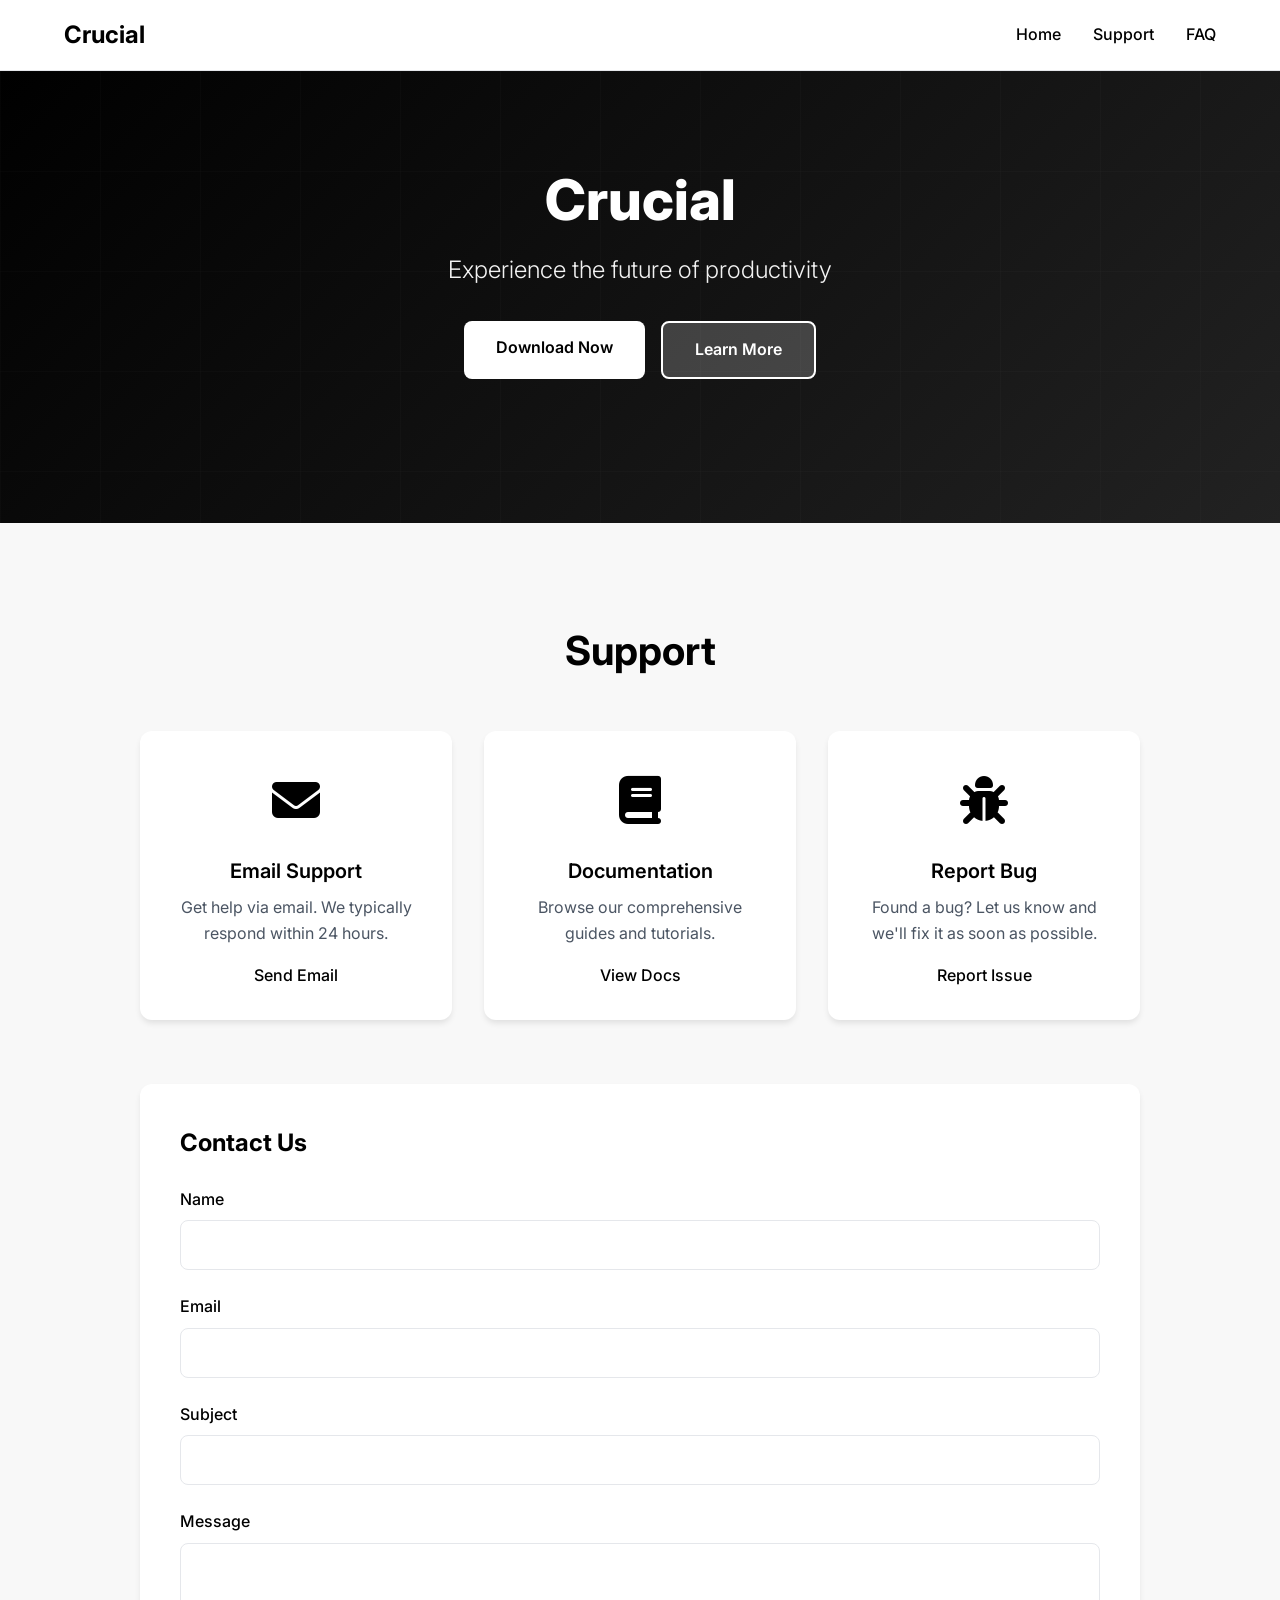
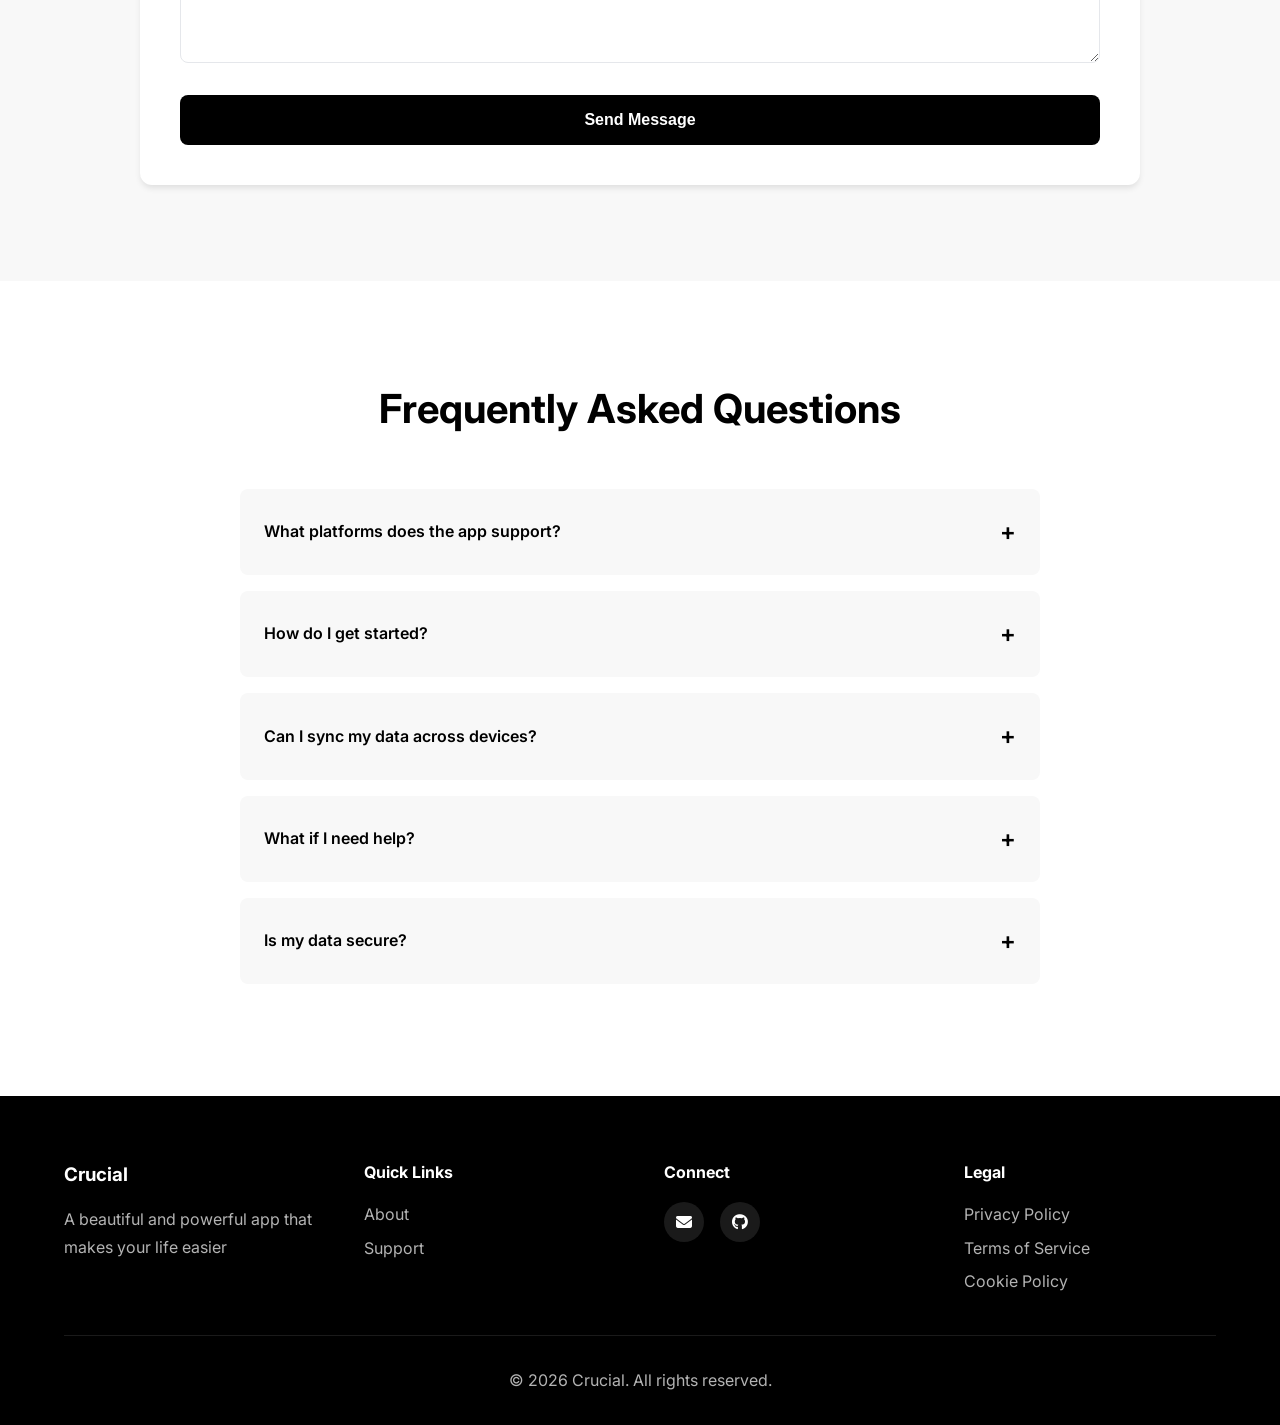
<file: index.html>
<!DOCTYPE html>
<html lang="en">
<head>
    <meta charset="UTF-8">
    <meta name="viewport" content="width=device-width, initial-scale=1.0">
    <meta name="description" content="App Marketing and Support Page">
    <title id="page-title">App Marketing Page</title>
    <link rel="stylesheet" href="styles.css">
    <link rel="preconnect" href="https://fonts.googleapis.com">
    <link rel="preconnect" href="https://fonts.gstatic.com" crossorigin>
    <link href="https://fonts.googleapis.com/css2?family=Inter:wght@300;400;500;600;700;800&display=swap" rel="stylesheet">
    <link rel="stylesheet" href="https://cdnjs.cloudflare.com/ajax/libs/font-awesome/6.4.0/css/all.min.css" integrity="sha512-iecdLmaskl7CVkqkXNQ/ZH/XLlvWZOJyj7Yy7tcenmpD1ypASozpmT/E0iPtmFIB46ZmdtAc9eNBvH0H/ZpiBw==" crossorigin="anonymous" referrerpolicy="no-referrer" />
</head>
<body>
    <!-- Navigation -->
    <nav class="navbar">
        <div class="container">
            <div class="nav-content">
                <div class="logo" id="logo">
                    <span id="app-name">App Name</span>
                </div>
                <div class="nav-links" id="nav-links">
                    <!-- Dynamically populated -->
                </div>
                <button class="mobile-menu-toggle" id="mobile-menu-toggle" aria-label="Toggle menu">
                    <span></span>
                    <span></span>
                    <span></span>
                </button>
            </div>
        </div>
    </nav>

    <!-- Hero Section -->
    <section class="hero">
        <div class="container">
            <div class="hero-content">
                <h1 class="hero-title" id="hero-title">Welcome to Our App</h1>
                <p class="hero-subtitle" id="hero-subtitle">Experience the future of productivity</p>
                <div class="hero-buttons" id="hero-buttons">
                    <!-- Dynamically populated -->
                </div>
            </div>
        </div>
    </section>

    <!-- Support Section -->
    <section class="support" id="support-section">
        <div class="container">
            <h2 class="section-title" id="support-title">Support</h2>
            <div class="support-content">
                <div class="support-grid" id="support-grid">
                    <!-- Dynamically populated -->
                </div>
                <div class="contact-form" id="contact-form">
                    <!-- Dynamically populated -->
                </div>
            </div>
        </div>
    </section>

    <!-- FAQ Section -->
    <section class="faq" id="faq-section">
        <div class="container">
            <h2 class="section-title" id="faq-title">Frequently Asked Questions</h2>
            <div class="faq-list" id="faq-list">
                <!-- Dynamically populated -->
            </div>
        </div>
    </section>

    <!-- Footer -->
    <footer class="footer">
        <div class="container">
            <div class="footer-content">
                <div class="footer-section">
                    <h3 id="footer-app-name">App Name</h3>
                    <p id="footer-description">Making your life easier, one feature at a time.</p>
                </div>
                <div class="footer-section">
                    <h4>Quick Links</h4>
                    <ul class="footer-links" id="footer-links">
                        <!-- Dynamically populated -->
                    </ul>
                </div>
                <div class="footer-section">
                    <h4>Connect</h4>
                    <div class="social-links" id="social-links">
                        <!-- Dynamically populated -->
                    </div>
                </div>
                <div class="footer-section">
                    <h4>Legal</h4>
                    <ul class="footer-links" id="legal-links">
                        <!-- Dynamically populated -->
                    </ul>
                </div>
            </div>
            <div class="footer-bottom">
                <p>&copy; <span id="copyright-year"></span> <span id="copyright-name">App Name</span>. All rights reserved.</p>
            </div>
        </div>
    </footer>

    <script src="config.json" type="application/json" id="config-data"></script>
    <script src="script.js"></script>
</body>
</html>
</file>
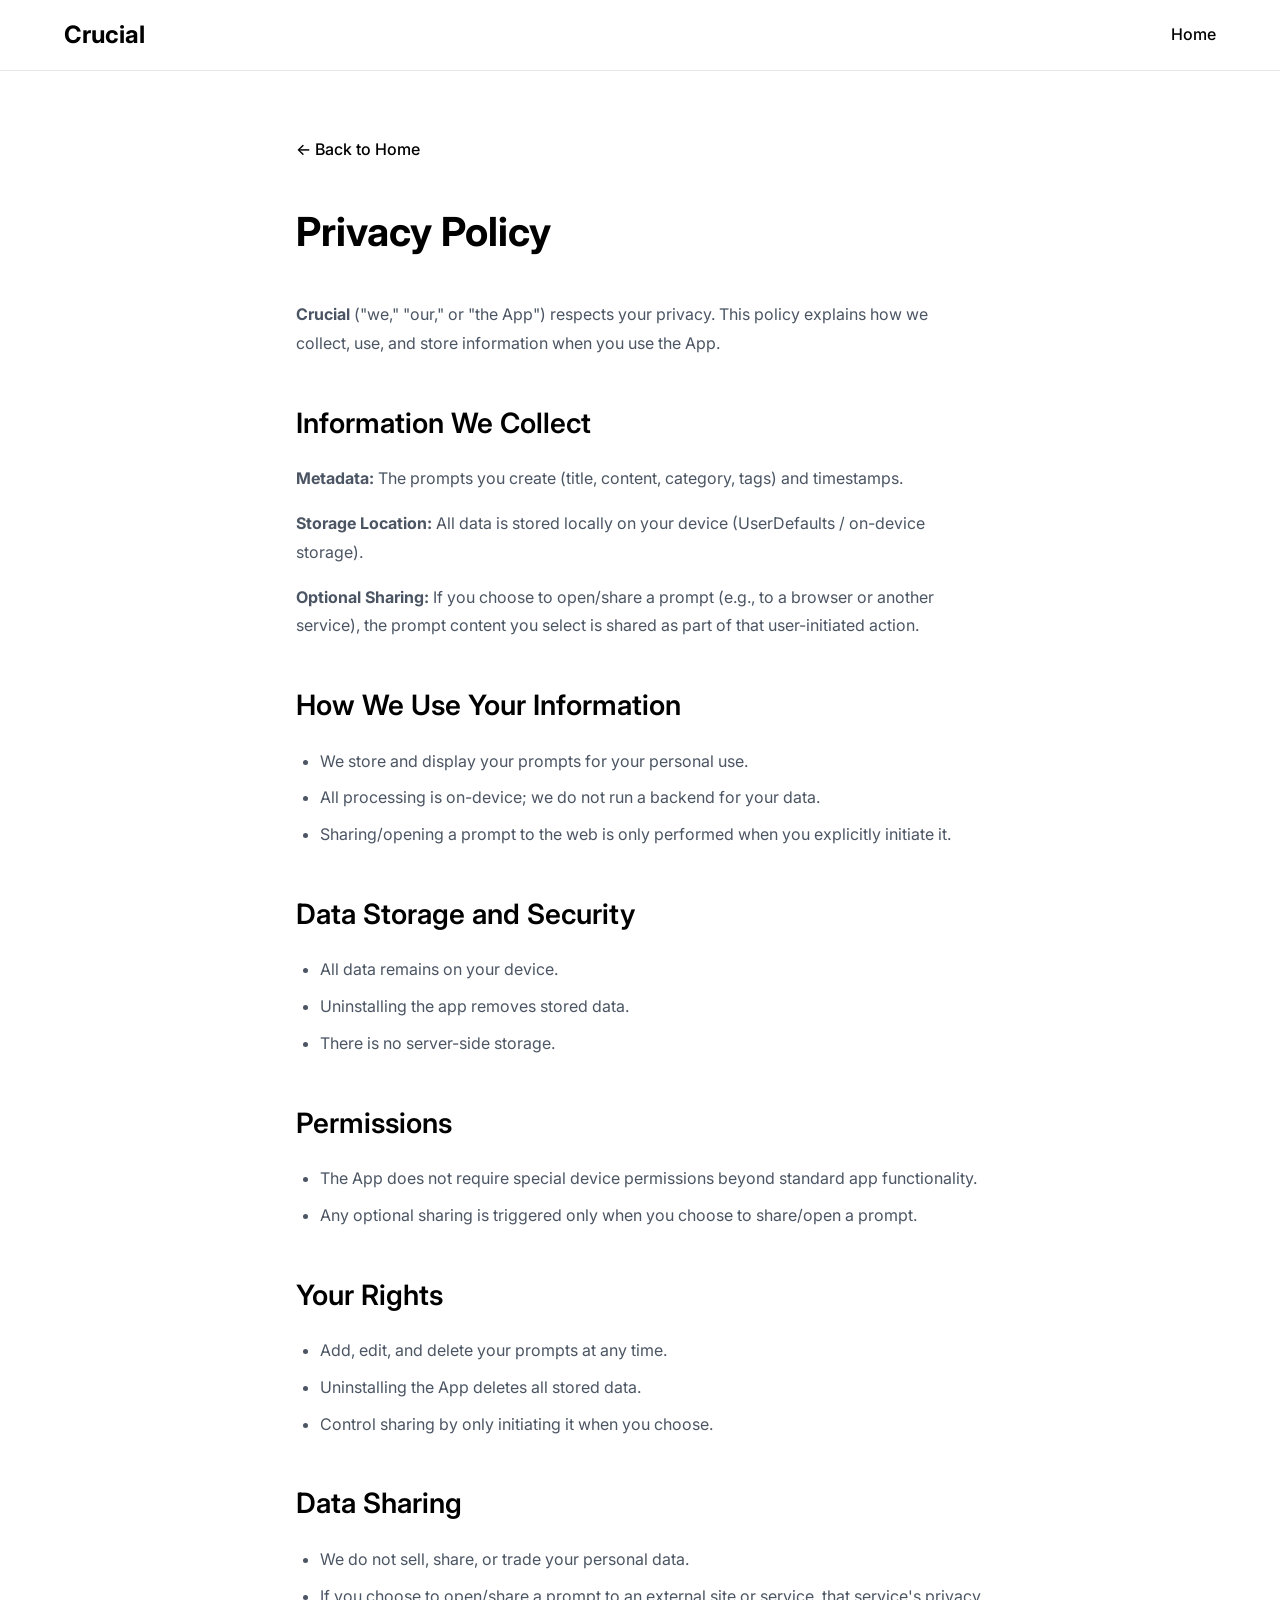
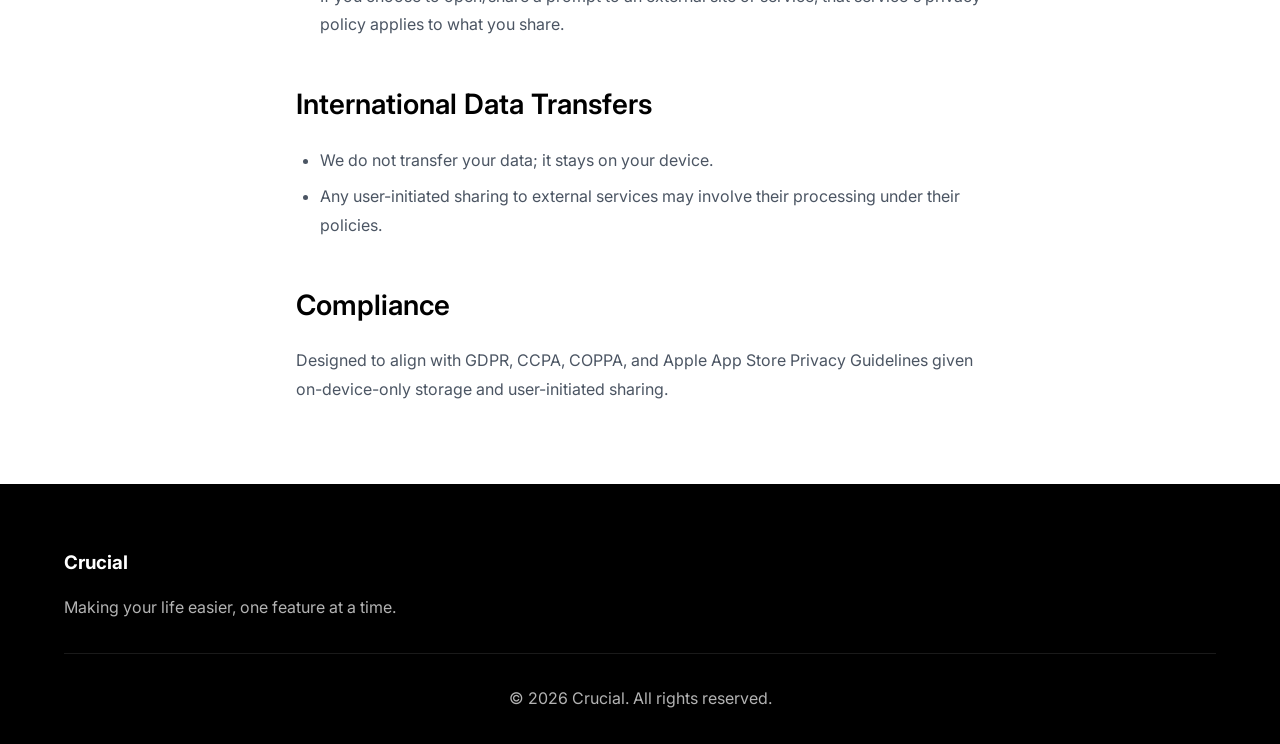
<file: privacy.html>
<!DOCTYPE html>
<html lang="en">
<head>
    <meta charset="UTF-8">
    <meta name="viewport" content="width=device-width, initial-scale=1.0">
    <meta name="description" content="Privacy Policy for Prompt Manager">
    <title>Privacy Policy - Crucial</title>
    <link rel="stylesheet" href="styles.css">
    <link rel="preconnect" href="https://fonts.googleapis.com">
    <link rel="preconnect" href="https://fonts.gstatic.com" crossorigin>
    <link href="https://fonts.googleapis.com/css2?family=Inter:wght@300;400;500;600;700;800&display=swap" rel="stylesheet">
    <style>
        .privacy-content {
            max-width: 800px;
            margin: 0 auto;
            padding: 4rem 2rem;
            line-height: 1.8;
        }
        .privacy-content h1 {
            font-size: 2.5rem;
            font-weight: 700;
            margin-bottom: 2rem;
            color: var(--text-primary);
        }
        .privacy-content h2 {
            font-size: 1.75rem;
            font-weight: 600;
            margin-top: 2.5rem;
            margin-bottom: 1rem;
            color: var(--text-primary);
        }
        .privacy-content p {
            margin-bottom: 1rem;
            color: var(--text-secondary);
        }
        .privacy-content ul {
            margin-left: 1.5rem;
            margin-bottom: 1rem;
            color: var(--text-secondary);
        }
        .privacy-content li {
            margin-bottom: 0.5rem;
        }
        .back-link {
            display: inline-block;
            margin-bottom: 2rem;
            color: var(--primary-color);
            text-decoration: none;
            font-weight: 500;
        }
        .back-link:hover {
            text-decoration: underline;
        }
    </style>
</head>
<body>
    <!-- Navigation -->
    <nav class="navbar">
        <div class="container">
            <div class="nav-content">
                <div class="logo">
                    <a href="index.html" style="text-decoration: none; color: inherit;">
                        <span>Crucial</span>
                    </a>
                </div>
                <div class="nav-links">
                    <a href="index.html">Home</a>
                </div>
            </div>
        </div>
    </nav>

    <!-- Privacy Policy Content -->
    <section class="privacy-content">
        <div class="container">
            <a href="index.html" class="back-link">← Back to Home</a>
            
            <h1>Privacy Policy</h1>
            
            <p><strong>Crucial</strong> ("we," "our," or "the App") respects your privacy. This policy explains how we collect, use, and store information when you use the App.</p>

            <h2>Information We Collect</h2>
            
            <p><strong>Metadata:</strong> The prompts you create (title, content, category, tags) and timestamps.</p>
            
            <p><strong>Storage Location:</strong> All data is stored locally on your device (UserDefaults / on-device storage).</p>
            
            <p><strong>Optional Sharing:</strong> If you choose to open/share a prompt (e.g., to a browser or another service), the prompt content you select is shared as part of that user-initiated action.</p>

            <h2>How We Use Your Information</h2>
            
            <ul>
                <li>We store and display your prompts for your personal use.</li>
                <li>All processing is on-device; we do not run a backend for your data.</li>
                <li>Sharing/opening a prompt to the web is only performed when you explicitly initiate it.</li>
            </ul>

            <h2>Data Storage and Security</h2>
            
            <ul>
                <li>All data remains on your device.</li>
                <li>Uninstalling the app removes stored data.</li>
                <li>There is no server-side storage.</li>
            </ul>

            <h2>Permissions</h2>
            
            <ul>
                <li>The App does not require special device permissions beyond standard app functionality.</li>
                <li>Any optional sharing is triggered only when you choose to share/open a prompt.</li>
            </ul>

            <h2>Your Rights</h2>
            
            <ul>
                <li>Add, edit, and delete your prompts at any time.</li>
                <li>Uninstalling the App deletes all stored data.</li>
                <li>Control sharing by only initiating it when you choose.</li>
            </ul>

            <h2>Data Sharing</h2>
            
            <ul>
                <li>We do not sell, share, or trade your personal data.</li>
                <li>If you choose to open/share a prompt to an external site or service, that service's privacy policy applies to what you share.</li>
            </ul>

            <h2>International Data Transfers</h2>
            
            <ul>
                <li>We do not transfer your data; it stays on your device.</li>
                <li>Any user-initiated sharing to external services may involve their processing under their policies.</li>
            </ul>

            <h2>Compliance</h2>
            
            <p>Designed to align with GDPR, CCPA, COPPA, and Apple App Store Privacy Guidelines given on-device-only storage and user-initiated sharing.</p>
        </div>
    </section>

    <!-- Footer -->
    <footer class="footer">
        <div class="container">
            <div class="footer-content">
                <div class="footer-section">
                    <h3>Crucial</h3>
                    <p>Making your life easier, one feature at a time.</p>
                </div>
            </div>
            <div class="footer-bottom">
                <p>&copy; <span id="copyright-year"></span> Crucial. All rights reserved.</p>
            </div>
        </div>
    </footer>

    <script>
        // Set current year
        const yearElement = document.getElementById('copyright-year');
        if (yearElement) {
            yearElement.textContent = new Date().getFullYear();
        }
    </script>
</body>
</html>
</file>
<file: styles.css>
/* Reset and Base Styles */
* {
    margin: 0;
    padding: 0;
    box-sizing: border-box;
}

:root {
    --primary-color: #000000;
    --primary-dark: #111111;
    --primary-light: #333333;
    --secondary-color: #222222;
    --text-primary: #000000;
    --text-secondary: #4b5563;
    --text-light: #9ca3af;
    --bg-primary: #ffffff;
    --bg-secondary: #f8f8f8;
    --bg-dark: #000000;
    --border-color: #e5e7eb;
    --success-color: #000000;
    --error-color: #444444;
    --warning-color: #666666;
    --shadow-sm: 0 1px 2px 0 rgba(0, 0, 0, 0.05);
    --shadow-md: 0 4px 6px -1px rgba(0, 0, 0, 0.1);
    --shadow-lg: 0 10px 15px -3px rgba(0, 0, 0, 0.1);
    --shadow-xl: 0 20px 25px -5px rgba(0, 0, 0, 0.1);
    --radius-sm: 0.375rem;
    --radius-md: 0.5rem;
    --radius-lg: 0.75rem;
    --radius-xl: 1rem;
}

body {
    font-family: 'Inter', -apple-system, BlinkMacSystemFont, 'Segoe UI', Roboto, sans-serif;
    line-height: 1.6;
    color: var(--text-primary);
    background-color: var(--bg-primary);
    overflow-x: hidden;
}

.container {
    max-width: 1200px;
    margin: 0 auto;
    padding: 0 1.5rem;
}

/* Navigation */
.navbar {
    position: sticky;
    top: 0;
    background: rgba(255, 255, 255, 0.95);
    backdrop-filter: blur(10px);
    border-bottom: 1px solid var(--border-color);
    z-index: 1000;
    transition: all 0.3s ease;
}

.nav-content {
    display: flex;
    justify-content: space-between;
    align-items: center;
    padding: 1rem 0;
}

.logo {
    font-size: 1.5rem;
    font-weight: 700;
    color: var(--primary-color);
}

.nav-links {
    display: flex;
    gap: 2rem;
    align-items: center;
}

.nav-links a {
    text-decoration: none;
    color: var(--text-primary);
    font-weight: 500;
    transition: color 0.3s ease;
    position: relative;
}

.nav-links a:hover {
    color: var(--primary-color);
}

.nav-links a::after {
    content: '';
    position: absolute;
    bottom: -4px;
    left: 0;
    width: 0;
    height: 2px;
    background: var(--primary-color);
    transition: width 0.3s ease;
}

.nav-links a:hover::after {
    width: 100%;
}

.mobile-menu-toggle {
    display: none;
    flex-direction: column;
    gap: 4px;
    background: none;
    border: none;
    cursor: pointer;
    padding: 0.5rem;
}

.mobile-menu-toggle span {
    width: 24px;
    height: 2px;
    background: var(--text-primary);
    transition: all 0.3s ease;
}

/* Hero Section */
.hero {
    padding: 6rem 0;
    background: linear-gradient(135deg, var(--primary-color) 0%, var(--secondary-color) 100%);
    color: white;
    text-align: center;
    position: relative;
    overflow: hidden;
}

.hero::before {
    content: '';
    position: absolute;
    top: 0;
    left: 0;
    right: 0;
    bottom: 0;
    background: url('data:image/svg+xml,<svg width="100" height="100" xmlns="http://www.w3.org/2000/svg"><defs><pattern id="grid" width="100" height="100" patternUnits="userSpaceOnUse"><path d="M 100 0 L 0 0 0 100" fill="none" stroke="rgba(255,255,255,0.1)" stroke-width="1"/></pattern></defs><rect width="100" height="100" fill="url(%23grid)"/></svg>');
    opacity: 0.3;
}

.hero-content {
    position: relative;
    z-index: 1;
}

.hero-title {
    font-size: 3.5rem;
    font-weight: 800;
    margin-bottom: 1rem;
    line-height: 1.2;
}

.hero-subtitle {
    font-size: 1.5rem;
    margin-bottom: 2rem;
    opacity: 0.95;
    font-weight: 300;
}

.hero-buttons {
    display: flex;
    gap: 1rem;
    justify-content: center;
    flex-wrap: wrap;
    margin-bottom: 3rem;
}

.btn {
    display: inline-block;
    padding: 0.875rem 2rem;
    border-radius: var(--radius-md);
    text-decoration: none;
    font-weight: 600;
    transition: all 0.3s ease;
    border: none;
    cursor: pointer;
    font-size: 1rem;
}

.btn-primary {
    background: white;
    color: var(--primary-color);
}

.btn-primary:hover {
    transform: translateY(-2px);
    box-shadow: var(--shadow-lg);
}

.btn-secondary {
    background: rgba(255, 255, 255, 0.2);
    color: white;
    border: 2px solid white;
}

.btn-secondary:hover {
    background: white;
    color: var(--primary-color);
}

.hero-image {
    max-width: 800px;
    margin: 0 auto;
    border-radius: var(--radius-xl);
    overflow: hidden;
    box-shadow: var(--shadow-xl);
}

.hero-image img {
    width: 100%;
    height: auto;
    display: block;
}

/* Features Section */
.features {
    padding: 6rem 0;
    background: var(--bg-secondary);
}

.section-title {
    font-size: 2.5rem;
    font-weight: 700;
    text-align: center;
    margin-bottom: 3rem;
    color: var(--text-primary);
}

.features-grid {
    display: grid;
    grid-template-columns: repeat(auto-fit, minmax(300px, 1fr));
    gap: 2rem;
}

.feature-card {
    background: white;
    padding: 2rem;
    border-radius: var(--radius-lg);
    box-shadow: var(--shadow-md);
    transition: all 0.3s ease;
}

.feature-card:hover {
    transform: translateY(-5px);
    box-shadow: var(--shadow-xl);
}

.feature-icon {
    font-size: 3rem;
    margin-bottom: 1rem;
    color: var(--primary-color);
}

.feature-icon i {
    display: inline-block;
}

.feature-card h3 {
    font-size: 1.5rem;
    font-weight: 600;
    margin-bottom: 0.75rem;
    color: var(--text-primary);
}

.feature-card p {
    color: var(--text-secondary);
    line-height: 1.7;
}

/* Screenshots Section */
.screenshots {
    padding: 6rem 0;
    background: white;
}

.screenshots-grid {
    display: grid;
    grid-template-columns: repeat(auto-fit, minmax(250px, 1fr));
    gap: 1.5rem;
}

.screenshot-item {
    border-radius: var(--radius-lg);
    overflow: hidden;
    box-shadow: var(--shadow-md);
    transition: all 0.3s ease;
    cursor: pointer;
}

.screenshot-item:hover {
    transform: scale(1.05);
    box-shadow: var(--shadow-xl);
}

.screenshot-item img {
    width: 100%;
    height: auto;
    display: block;
}

/* Download Section */
.download {
    padding: 6rem 0;
    background: linear-gradient(135deg, var(--primary-color) 0%, var(--secondary-color) 100%);
    color: white;
    text-align: center;
}

.download-content {
    max-width: 800px;
    margin: 0 auto;
}

.download-subtitle {
    font-size: 1.25rem;
    margin-bottom: 2rem;
    opacity: 0.95;
}

.download-buttons {
    display: flex;
    gap: 1rem;
    justify-content: center;
    flex-wrap: wrap;
}

.download-btn {
    display: inline-flex;
    align-items: center;
    gap: 0.75rem;
    padding: 1rem 2rem;
    background: white;
    color: var(--primary-color);
    border-radius: var(--radius-md);
    text-decoration: none;
    font-weight: 600;
    transition: all 0.3s ease;
}

.download-btn:hover {
    transform: translateY(-2px);
    box-shadow: var(--shadow-lg);
}

.download-btn-icon {
    font-size: 1.5rem;
    color: var(--primary-color);
}

.download-btn-icon i {
    display: inline-block;
}

/* Support Section */
.support {
    padding: 6rem 0;
    background: var(--bg-secondary);
}

.support-content {
    max-width: 1000px;
    margin: 0 auto;
}

.support-grid {
    display: grid;
    grid-template-columns: repeat(auto-fit, minmax(250px, 1fr));
    gap: 2rem;
    margin-bottom: 4rem;
}

.support-card {
    background: white;
    padding: 2rem;
    border-radius: var(--radius-lg);
    box-shadow: var(--shadow-md);
    text-align: center;
}

.support-card-icon {
    font-size: 3rem;
    margin-bottom: 1rem;
    color: var(--primary-color);
}

.support-card-icon i {
    display: inline-block;
}

.support-card h3 {
    font-size: 1.25rem;
    font-weight: 600;
    margin-bottom: 0.5rem;
}

.support-card p {
    color: var(--text-secondary);
    margin-bottom: 1rem;
}

.support-card a {
    color: var(--primary-color);
    text-decoration: none;
    font-weight: 500;
}

.support-card a:hover {
    text-decoration: underline;
}

.contact-form {
    background: white;
    padding: 2.5rem;
    border-radius: var(--radius-lg);
    box-shadow: var(--shadow-md);
}

.form-group {
    margin-bottom: 1.5rem;
}

.form-group label {
    display: block;
    margin-bottom: 0.5rem;
    font-weight: 500;
    color: var(--text-primary);
}

.form-group input,
.form-group textarea {
    width: 100%;
    padding: 0.875rem;
    border: 1px solid var(--border-color);
    border-radius: var(--radius-md);
    font-size: 1rem;
    font-family: inherit;
    transition: border-color 0.3s ease;
}

.form-group input:focus,
.form-group textarea:focus {
    outline: none;
    border-color: var(--primary-color);
    box-shadow: 0 0 0 3px rgba(0, 0, 0, 0.1);
}

.form-group textarea {
    resize: vertical;
    min-height: 120px;
}

.btn-submit {
    width: 100%;
    padding: 1rem;
    background: var(--primary-color);
    color: white;
    border: none;
    border-radius: var(--radius-md);
    font-size: 1rem;
    font-weight: 600;
    cursor: pointer;
    transition: all 0.3s ease;
}

.btn-submit:hover {
    background: var(--primary-dark);
    transform: translateY(-2px);
    box-shadow: var(--shadow-lg);
}

/* FAQ Section */
.faq {
    padding: 6rem 0;
    background: white;
}

.faq-list {
    max-width: 800px;
    margin: 0 auto;
}

.faq-item {
    background: var(--bg-secondary);
    border-radius: var(--radius-md);
    margin-bottom: 1rem;
    overflow: hidden;
}

.faq-question {
    padding: 1.5rem;
    cursor: pointer;
    display: flex;
    justify-content: space-between;
    align-items: center;
    font-weight: 600;
    transition: background-color 0.3s ease;
}

.faq-question:hover {
    background: var(--border-color);
}

.faq-question::after {
    content: '+';
    font-size: 1.5rem;
    color: var(--primary-color);
    transition: transform 0.3s ease;
}

.faq-item.active .faq-question::after {
    transform: rotate(45deg);
}

.faq-answer {
    max-height: 0;
    overflow: hidden;
    transition: max-height 0.3s ease;
}

.faq-item.active .faq-answer {
    max-height: 500px;
}

.faq-answer-content {
    padding: 0 1.5rem 1.5rem;
    color: var(--text-secondary);
    line-height: 1.7;
}

/* Footer */
.footer {
    background: var(--bg-dark);
    color: white;
    padding: 4rem 0 2rem;
}

.footer-content {
    display: grid;
    grid-template-columns: repeat(auto-fit, minmax(250px, 1fr));
    gap: 3rem;
    margin-bottom: 2rem;
}

.footer-section h3,
.footer-section h4 {
    margin-bottom: 1rem;
    color: white;
}

.footer-section p {
    color: rgba(255, 255, 255, 0.7);
    line-height: 1.7;
}

.footer-links {
    list-style: none;
}

.footer-links li {
    margin-bottom: 0.5rem;
}

.footer-links a {
    color: rgba(255, 255, 255, 0.7);
    text-decoration: none;
    transition: color 0.3s ease;
}

.footer-links a:hover {
    color: white;
}

.social-links {
    display: flex;
    gap: 1rem;
    flex-wrap: wrap;
}

.social-link {
    display: inline-flex;
    align-items: center;
    justify-content: center;
    width: 40px;
    height: 40px;
    background: rgba(255, 255, 255, 0.1);
    border-radius: 50%;
    color: white;
    text-decoration: none;
    transition: all 0.3s ease;
}

.social-link:hover {
    background: var(--primary-color);
    transform: translateY(-2px);
}

.footer-bottom {
    text-align: center;
    padding-top: 2rem;
    border-top: 1px solid rgba(255, 255, 255, 0.1);
    color: rgba(255, 255, 255, 0.7);
}

/* Responsive Design */
@media (max-width: 768px) {
    .mobile-menu-toggle {
        display: flex;
    }

    .nav-links {
        position: fixed;
        top: 70px;
        left: 0;
        right: 0;
        background: white;
        flex-direction: column;
        padding: 2rem;
        box-shadow: var(--shadow-lg);
        transform: translateX(-100%);
        transition: transform 0.3s ease;
    }

    .nav-links.active {
        transform: translateX(0);
    }

    .hero-title {
        font-size: 2.5rem;
    }

    .hero-subtitle {
        font-size: 1.25rem;
    }

    .section-title {
        font-size: 2rem;
    }

    .features-grid,
    .screenshots-grid,
    .support-grid {
        grid-template-columns: 1fr;
    }

    .hero-buttons,
    .download-buttons {
        flex-direction: column;
        width: 100%;
    }

    .btn {
        width: 100%;
        text-align: center;
    }
}

@media (max-width: 480px) {
    .container {
        padding: 0 1rem;
    }

    .hero {
        padding: 4rem 0;
    }

    .hero-title {
        font-size: 2rem;
    }

    .features,
    .screenshots,
    .download,
    .support,
    .faq {
        padding: 4rem 0;
    }
}

/* Utility Classes */
.hidden {
    display: none !important;
}

.text-center {
    text-align: center;
}

.mt-1 { margin-top: 0.5rem; }
.mt-2 { margin-top: 1rem; }
.mt-3 { margin-top: 1.5rem; }
.mb-1 { margin-bottom: 0.5rem; }
.mb-2 { margin-bottom: 1rem; }
.mb-3 { margin-bottom: 1.5rem; }
</file>
